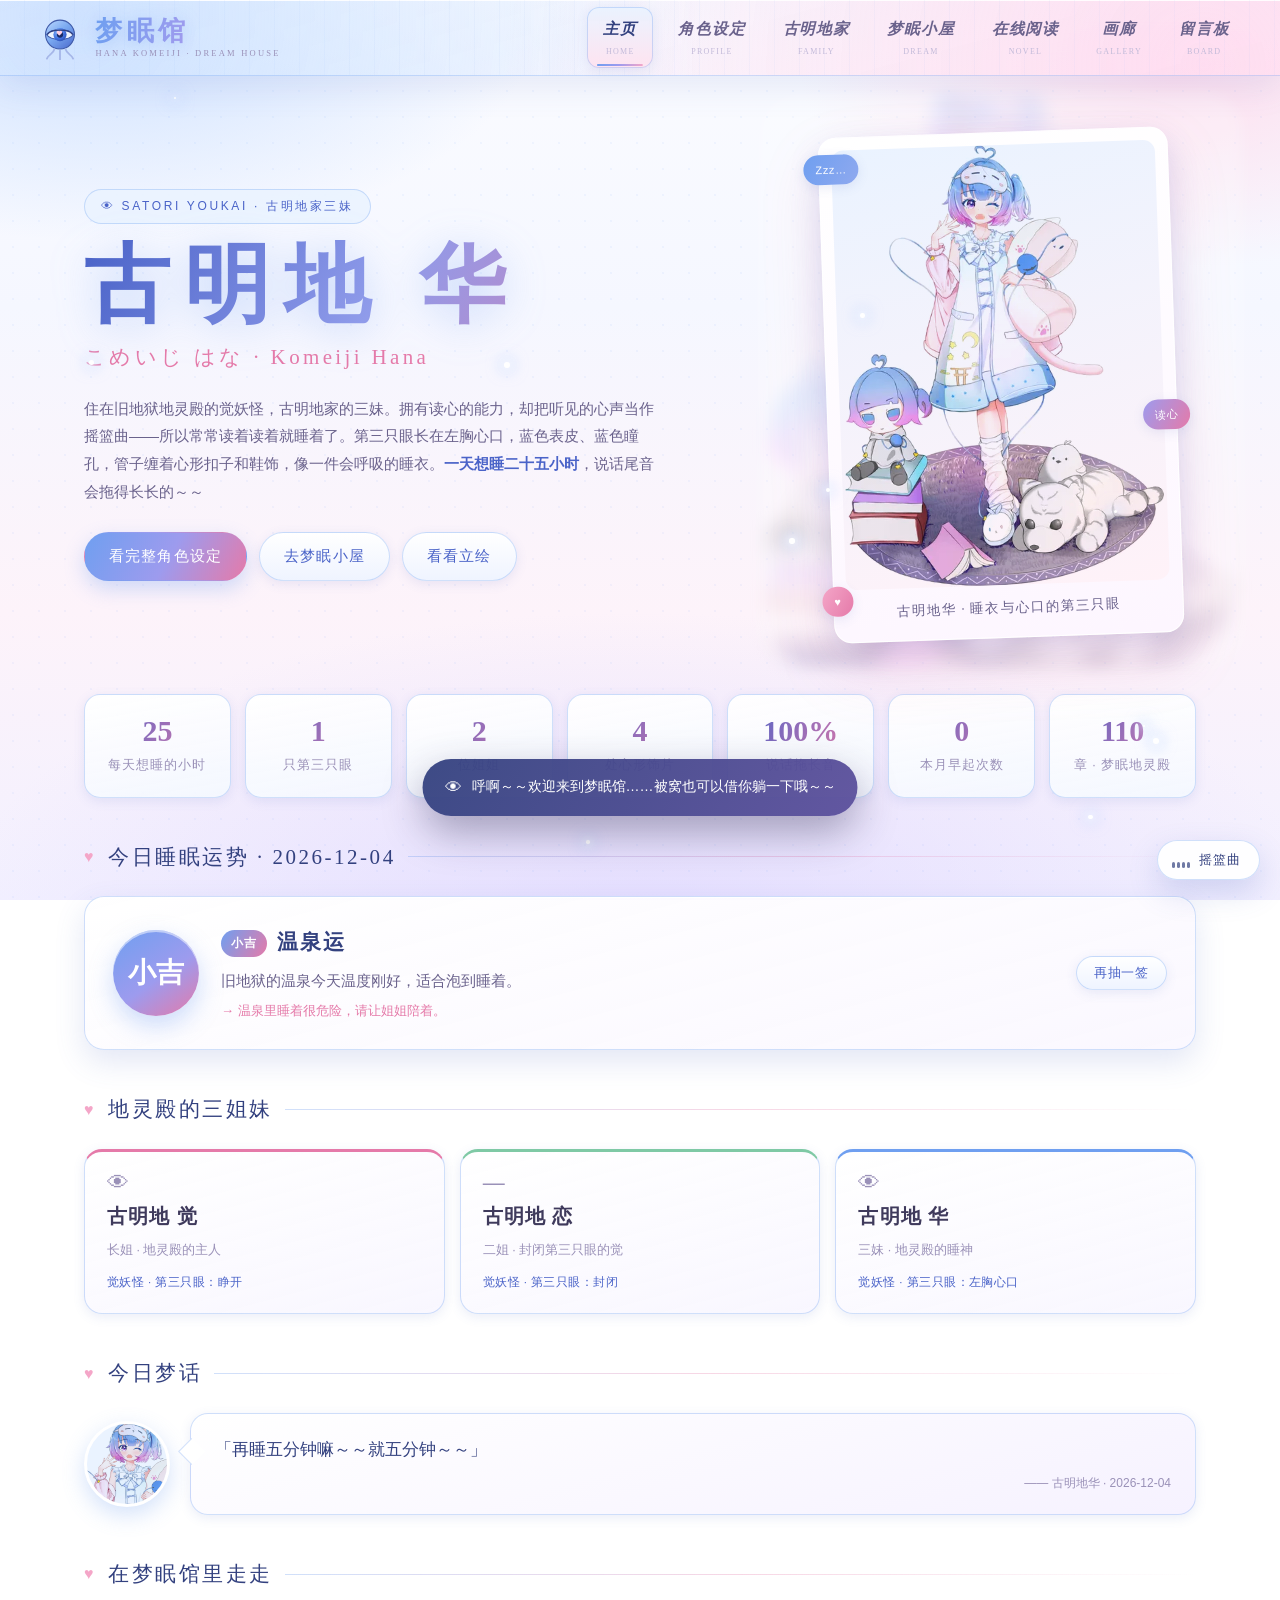
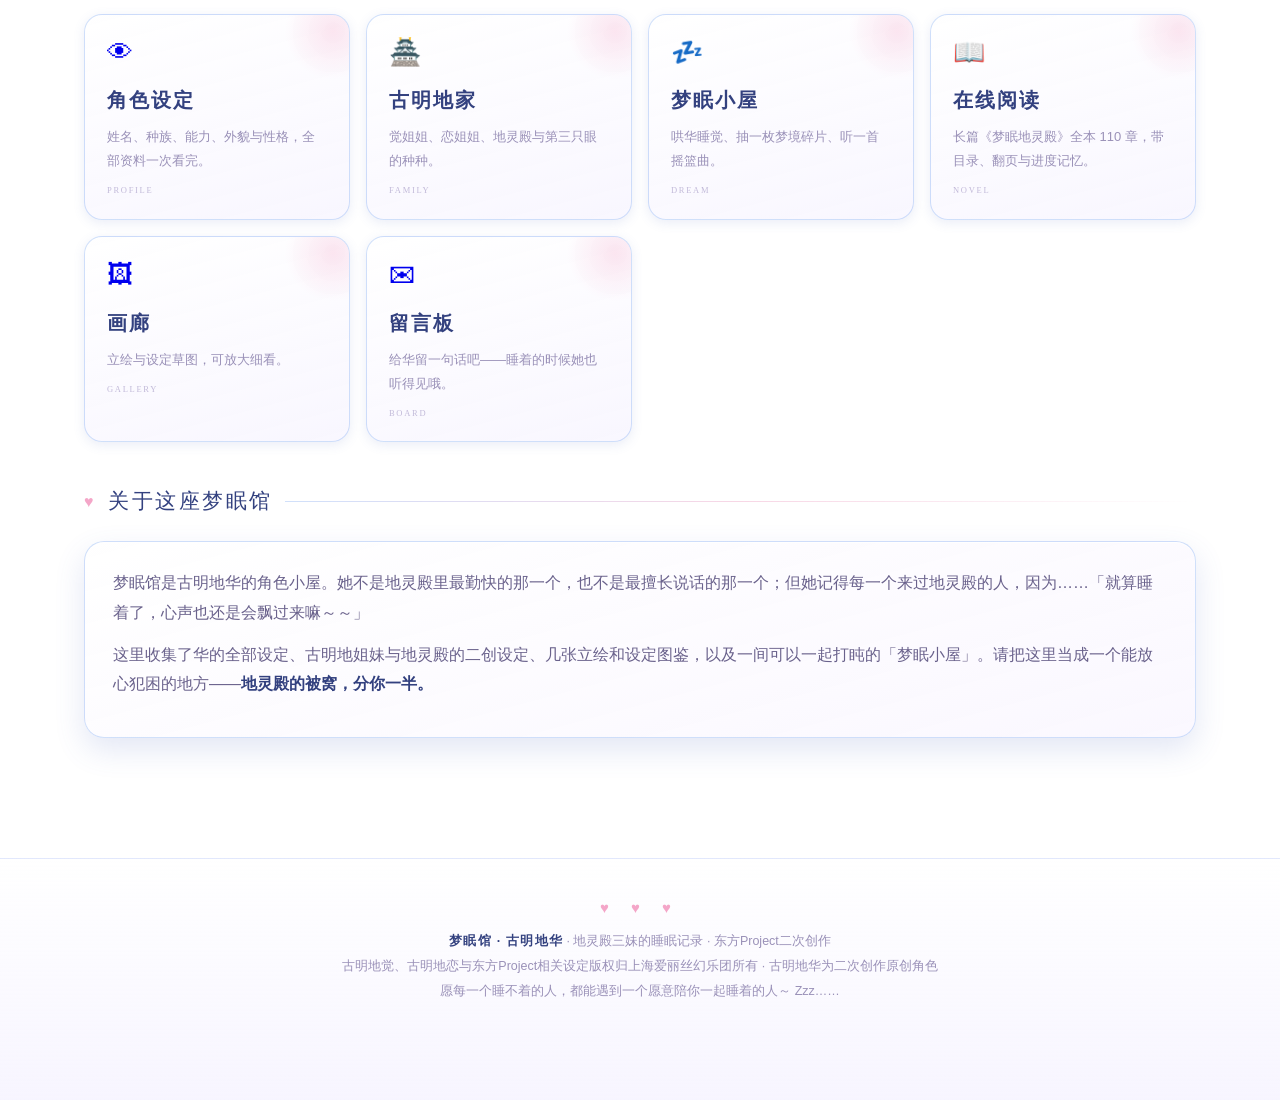
<file: index.html>
<!DOCTYPE html>
<html lang="zh-CN">
<head>
<meta charset="UTF-8">
<meta name="viewport" content="width=device-width, initial-scale=1.0">
<title>梦眠馆 · 古明地华 | 古明地家三妹的角色小屋</title>
<meta name="description" content="东方Project二次创作 · 古明地华（古明地華 / Komeiji Hana）的角色网站：睡不醒的觉妖怪三妹，读心能力者，第三只眼长在左胸心口。角色设定、古明地姐妹、梦眠小屋、立绘与画廊。">
<meta name="keywords" content="古明地华,古明地華,Komeiji Hana,こめいじ はな,东方Project,古明地觉,古明地恋,地灵殿,觉妖怪,读心,第三只眼,梦眠馆">
<meta property="og:type" content="website">
<meta property="og:site_name" content="梦眠馆 · 古明地华">
<meta property="og:title" content="梦眠馆 · 古明地华 | 睡不醒的觉妖怪三妹">
<meta property="og:description" content="呼啊～～……再睡五分钟嘛～～ 古明地家三妹古明地华的角色小屋，欢迎来一起补觉。">
<meta property="og:image" content="assets/og-cover.png">
<meta name="theme-color" content="#8fb7f5">
<link rel="icon" href="favicon.svg" type="image/svg+xml">
<link rel="alternate icon" href="assets/favicon.png" type="image/png">
<link rel="apple-touch-icon" href="assets/apple-touch-icon.png">
<link rel="stylesheet" href="css/style.css">
</head>
<body>
<div id="fx" aria-hidden="true"></div>

<!-- ================= 顶栏 ================= -->
<header class="hd">
  <a class="hd-brand" href="#/">
    <svg class="hd-eye" viewBox="0 0 64 64" aria-hidden="true">
      <defs>
        <linearGradient id="hdBall" x1="0" y1="0" x2=".85" y2="1">
          <stop offset="0" stop-color="#bcd9ff"/><stop offset=".5" stop-color="#79a8f0"/><stop offset="1" stop-color="#4f6fd0"/>
        </linearGradient>
        <radialGradient id="hdIris" cx=".38" cy=".34" r=".85">
          <stop offset="0" stop-color="#8fc0ff"/><stop offset=".55" stop-color="#3f6fe0"/><stop offset="1" stop-color="#24409a"/>
        </radialGradient>
      </defs>
      <circle cx="32" cy="27" r="21" fill="url(#hdBall)" stroke="#3f5aa8" stroke-width="1.6"/>
      <path d="M12.5 27C18 17.5 46 17.5 51.5 27 46 36.5 18 36.5 12.5 27Z" fill="#eef5ff" stroke="#3f5aa8" stroke-width="1.5"/>
      <circle cx="32" cy="27" r="9.6" fill="url(#hdIris)"/>
      <circle cx="32" cy="27" r="4.6" fill="#182a66"/>
      <path d="M27.4 22.4c1.3-2 3.7-1.1 3.7.7 0-1.8 2.4-2.7 3.7-.7 1.3 2.1-2.2 4.9-3.7 5.9-1.5-1-5-3.8-3.7-5.9z" fill="#ffd0e4"/>
      <path d="M14 26.4C19.5 18.6 44.5 18.6 50 26.4" fill="none" stroke="#2f3f80" stroke-width="2.1" stroke-linecap="round"/>
      <path d="M24 48c-2 8-9 8-11 14M32 50c0 8 0 10 0 14M40 48c2 8 9 8 11 14" fill="none" stroke="#a5b6e8" stroke-width="2.6" stroke-linecap="round"/>
    </svg>
    <span class="hd-title">
      <span class="hd-name">梦眠馆</span>
      <span class="hd-eng">HANA KOMEIJI · DREAM HOUSE</span>
    </span>
  </a>
  <nav class="hd-nav" id="nav">
    <a href="#/" data-r="home"><span class="n-zh">主页</span><span class="n-en">HOME</span></a>
    <a href="#/profile" data-r="profile"><span class="n-zh">角色设定</span><span class="n-en">PROFILE</span></a>
    <a href="#/family" data-r="family"><span class="n-zh">古明地家</span><span class="n-en">FAMILY</span></a>
    <a href="#/dream" data-r="dream"><span class="n-zh">梦眠小屋</span><span class="n-en">DREAM</span></a>
    <a href="#/novel" data-r="novel"><span class="n-zh">在线阅读</span><span class="n-en">NOVEL</span></a>
    <a href="#/gallery" data-r="gallery"><span class="n-zh">画廊</span><span class="n-en">GALLERY</span></a>
    <a href="#/board" data-r="board"><span class="n-zh">留言板</span><span class="n-en">BOARD</span></a>
  </nav>
</header>

<!-- ================= 页面 ================= -->
<main class="wrap">
  <noscript>
    <div class="noscript card">
      <h2>梦眠馆 · 古明地华</h2>
      <p>这个网站的页面是用 JavaScript 渲染的，请打开浏览器的 JavaScript 后再来玩。</p>
      <p><b>古明地 华</b>（こめいじ はな · Komeiji Hana）——住在旧地狱地灵殿的觉妖怪，古明地家的三妹。
        种族：觉；能力：读心；第三只眼长在左胸心口，蓝色表皮、蓝色瞳孔；
        性格天然呆、慵懒，说话会拉很长的音～；爱好是睡觉，理想是每天都能睡觉。</p>
      <p>Zzz……网页睡着了，也请把 JavaScript 叫醒它一下～～</p>
    </div>
  </noscript>
  <section class="page" id="pg-home"></section>
  <section class="page" id="pg-profile"></section>
  <section class="page" id="pg-family"></section>
  <section class="page" id="pg-dream"></section>
  <section class="page" id="pg-novel"></section>
  <section class="page" id="pg-gallery"></section>
  <section class="page" id="pg-board"></section>
</main>

<!-- ================= 摇篮曲开关 ================= -->
<button class="music-btn" id="music-btn" type="button" aria-label="播放／暂停摇篮曲" title="摇篮曲：给华和华的同好">
  <span class="mb-bars" aria-hidden="true"><i></i><i></i><i></i><i></i></span>
  <span class="mb-txt">摇篮曲</span>
</button>

<!-- ================= 灯箱 ================= -->
<div class="lb" id="lb" role="dialog" aria-modal="true" aria-label="查看图片">
  <button class="lb-x" id="lb-x" aria-label="关闭">✕</button>
  <button class="lb-prev" id="lb-prev" aria-label="上一张">‹</button>
  <button class="lb-next" id="lb-next" aria-label="下一张">›</button>
  <div class="lb-box">
    <div class="lb-stage"><img id="lb-img" alt=""></div>
    <div class="lb-info">
      <b id="lb-title"></b>
      <span id="lb-tag"></span>
      <span id="lb-desc"></span>
    </div>
  </div>
</div>

<!-- ================= 页脚 ================= -->
<footer class="ft">
  <div class="ft-hearts">♥ ♥ ♥</div>
  <b>梦眠馆 · 古明地华</b> · 地灵殿三妹的睡眠记录 · 东方Project二次创作<br>
  古明地觉、古明地恋与东方Project相关设定版权归上海爱丽丝幻乐团所有 · 古明地华为二次创作原创角色<br>
  愿每一个睡不着的人，都能遇到一个愿意陪你一起睡着的人～ Zzz……
</footer>

<script src="js/site.js"></script>
<script src="js/data.js"></script>
<script src="js/novel.js"></script>
<script src="js/app.js"></script>
</body>
</html>
</file>
<file: css/style.css>
/* ============================================================
   梦眠馆 · 古明地华 —— 设计系统
   蓝粉渐变 / 地底夜空 / 心形与第三只眼 / 柔软的睡眠质感
   ============================================================ */

:root {
  --blue: #6f9ff0;
  --blue-light: #cfe0ff;
  --blue-pale: #eaf3ff;
  --blue-deep: #4a63c8;
  --blue-dark: #33417f;
  --pink: #f4a6c8;
  --pink-light: #ffe2ef;
  --pink-pale: #fff2f8;
  --pink-deep: #e57aa9;
  --pink-dark: #b85687;
  --night: #2b2850;
  --night-2: #3a3468;
  --night-3: #4d4688;
  --lav: #efecff;
  --cream: #fffafd;
  --ink: #3f3a5c;
  --ink-2: #6a628c;
  --ink-3: #9a91b8;
  --ink-4: #c2bad9;
  --line: rgba(111, 159, 240, .32);
  --line-pink: rgba(229, 122, 169, .30);
  --line-soft: rgba(111, 159, 240, .16);
  --sh-s: 0 3px 12px rgba(83, 105, 190, .12);
  --sh-m: 0 12px 30px rgba(83, 105, 190, .16);
  --sh-l: 0 22px 54px rgba(83, 105, 190, .22);
  --header-h: 76px;
  --grad: linear-gradient(100deg, var(--blue) 0%, #9d9bee 48%, var(--pink) 100%);
}

* { margin: 0; padding: 0; box-sizing: border-box; }
html { scroll-behavior: smooth; }

body {
  min-height: 100vh;
  color: var(--ink);
  font-family: "Microsoft YaHei", "PingFang SC", "Hiragino Sans GB", "Noto Sans CJK SC", sans-serif;
  line-height: 1.85;
  background:
    radial-gradient(ellipse 55% 40% at 8% 2%, rgba(190, 216, 255, .78), transparent 62%),
    radial-gradient(ellipse 46% 34% at 92% 8%, rgba(255, 205, 228, .62), transparent 64%),
    radial-gradient(ellipse 72% 46% at 50% 102%, rgba(216, 206, 255, .55), transparent 74%),
    linear-gradient(180deg, #fbfcff 0%, #f5f7ff 34%, #fdf3fa 68%, #f2f0ff 100%);
  background-attachment: fixed;
  overflow-x: hidden;
}
body::before {
  content: ''; position: fixed; inset: 0; z-index: 0; pointer-events: none;
  background-image: radial-gradient(rgba(111, 159, 240, .16) 1px, transparent 1.4px);
  background-size: 26px 26px;
  opacity: .45;
}
body.locked { overflow: hidden; }

/* ---------- 背景飘浮元素 ---------- */
#fx { position: fixed; inset: 0; z-index: 6; pointer-events: none; overflow: hidden; }
#fx .fx-h, #fx .fx-z {
  position: absolute; top: -8vh; font-size: var(--s, 12px); line-height: 1;
  animation: fxFall var(--dur, 18s) linear infinite;
  animation-delay: var(--delay, 0s);
  opacity: .75;
}
#fx .fx-h { color: rgba(244, 166, 200, .75); text-shadow: 0 2px 8px rgba(229, 122, 169, .3); }
#fx .fx-z { font-family: "Comic Sans MS", "Segoe UI", cursive; color: rgba(111, 159, 240, .72); font-weight: 700; }
@keyframes fxFall {
  0% { transform: translate(0, -8vh) rotate(0deg); }
  25% { transform: translate(18px, 26vh) rotate(90deg); }
  50% { transform: translate(-14px, 54vh) rotate(180deg); }
  75% { transform: translate(16px, 80vh) rotate(270deg); }
  100% { transform: translate(0, 112vh) rotate(360deg); }
}
#fx .fx-star {
  position: absolute; width: var(--size, 3px); height: var(--size, 3px); border-radius: 50%;
  background: #fff; box-shadow: 0 0 8px 2px rgba(255, 255, 255, .8), 0 0 14px 4px rgba(180, 205, 255, .6);
  animation: twinkle var(--dur, 4s) ease-in-out infinite; animation-delay: var(--delay, 0s);
}
@keyframes twinkle { 0%, 100% { opacity: .15; transform: scale(.7); } 50% { opacity: 1; transform: scale(1.2); } }

/* ============================================================
   顶栏
   ============================================================ */
.hd {
  position: fixed; top: 0; left: 0; right: 0; z-index: 900;
  height: var(--header-h);
  display: flex; align-items: center; justify-content: space-between;
  padding: 0 clamp(16px, 3vw, 44px);
  background:
    radial-gradient(circle at 6% 20%, rgba(190, 216, 255, .75), transparent 52%),
    radial-gradient(circle at 94% 86%, rgba(255, 205, 232, .55), transparent 58%),
    linear-gradient(165deg, rgba(255, 255, 255, .96), rgba(246, 249, 255, .93) 45%, rgba(255, 240, 249, .94));
  backdrop-filter: blur(14px) saturate(1.5);
  -webkit-backdrop-filter: blur(14px) saturate(1.5);
  border-bottom: 1px solid var(--line);
  box-shadow: 0 10px 34px rgba(83, 105, 190, .13), inset 0 1px 0 rgba(255, 255, 255, .9);
  animation: hdIn .7s cubic-bezier(.2, .8, .2, 1) both;
}
@keyframes hdIn { from { opacity: 0; transform: translateY(-18px); } to { opacity: 1; transform: none; } }
.hd::after {
  content: ''; position: absolute; inset: 0; pointer-events: none;
  background: repeating-linear-gradient(90deg, transparent, transparent 24px, rgba(111, 159, 240, .05) 24px, rgba(111, 159, 240, .05) 25px);
}
.hd-brand { position: relative; z-index: 2; display: flex; align-items: center; gap: 13px; text-decoration: none; }
.hd-eye { width: 44px; height: 44px; flex: 0 0 44px; animation: eyeFloat 6.5s ease-in-out infinite; }
@keyframes eyeFloat { 0%, 100% { transform: translateY(0) rotate(-2deg); } 50% { transform: translateY(-4px) rotate(2deg); } }
.hd-title { display: flex; flex-direction: column; line-height: 1.05; }
.hd-name {
  font-family: "STKaiti", "KaiTi", "SimSun", serif;
  font-size: clamp(20px, 2.1vw, 27px); font-weight: 700; letter-spacing: .16em;
  background: var(--grad);
  -webkit-background-clip: text; background-clip: text; -webkit-text-fill-color: transparent;
  filter: drop-shadow(0 2px 8px rgba(111, 159, 240, .35));
  animation: nameGlow 4.4s ease-in-out infinite;
}
@keyframes nameGlow {
  0%, 100% { filter: drop-shadow(0 2px 6px rgba(111, 159, 240, .26)); }
  50% { filter: drop-shadow(0 2px 16px rgba(229, 122, 169, .5)); }
}
.hd-eng { font-family: "Trebuchet MS", "Times New Roman", serif; font-size: 8.5px; letter-spacing: .26em; color: var(--ink-3); margin-top: 4px; }
.hd-nav { position: relative; z-index: 2; display: flex; align-items: center; gap: clamp(2px, 1vw, 14px); }
.hd-nav a {
  position: relative; display: flex; flex-direction: column; align-items: center;
  padding: 8px 12px; min-width: 66px; text-decoration: none; border-radius: 12px;
  transition: all .28s cubic-bezier(.2, .8, .2, 1);
}
.hd-nav a .n-zh { font-family: "STKaiti", "KaiTi", serif; font-style: italic; font-size: 15.5px; font-weight: 700; letter-spacing: .06em; color: var(--ink-2); transition: inherit; }
.hd-nav a .n-en { font-family: "Trebuchet MS", serif; font-size: 8px; letter-spacing: .16em; color: var(--ink-4); margin-top: 1px; transition: inherit; }
.hd-nav a::after {
  content: ''; position: absolute; left: 50%; bottom: 2px; width: 0; height: 2px; border-radius: 2px;
  background: var(--grad); transform: translateX(-50%); transition: width .3s ease;
}
.hd-nav a:hover { background: rgba(234, 243, 255, .75); transform: translateY(-1px); }
.hd-nav a:hover .n-zh { color: var(--blue-deep); }
.hd-nav a:hover::after { width: 62%; }
.hd-nav a.on { background: linear-gradient(180deg, rgba(234, 243, 255, .98), rgba(255, 226, 239, .92)); box-shadow: var(--sh-s), inset 0 0 0 1px var(--line); }
.hd-nav a.on .n-zh { color: var(--blue-dark); }
.hd-nav a.on::after { width: 70%; }

/* ============================================================
   页面容器
   ============================================================ */
.wrap { position: relative; z-index: 5; padding-top: var(--header-h); min-height: 100vh; }
.page { display: none; max-width: 1180px; margin: 0 auto; padding: 40px clamp(16px, 3vw, 34px) 100px; }
.page.on { display: block; animation: pageIn .62s cubic-bezier(.2, .8, .2, 1) both; }
@keyframes pageIn { from { opacity: 0; transform: translateY(22px); } to { opacity: 1; transform: none; } }

.p-title {
  text-align: center; font-family: "STKaiti", "KaiTi", "SimSun", serif;
  font-size: clamp(27px, 3.4vw, 40px); font-weight: 700; letter-spacing: .16em;
  background: var(--grad);
  -webkit-background-clip: text; background-clip: text; -webkit-text-fill-color: transparent;
  filter: drop-shadow(0 3px 12px rgba(111, 159, 240, .3)); margin-bottom: 8px;
}
.p-title::before, .p-title::after { content: '♥'; -webkit-text-fill-color: var(--pink); color: var(--pink); font-size: .55em; vertical-align: .28em; opacity: .9; }
.p-title::before { margin-right: .5em; }
.p-title::after { margin-left: .5em; }
.p-sub { text-align: center; color: var(--ink-3); font-size: 13.5px; letter-spacing: .1em; margin-bottom: 30px; }
.p-sub b { color: var(--pink-deep); font-weight: 700; }

.sec-h {
  display: flex; align-items: center; gap: 12px; margin: 40px 0 20px;
  font-family: "STKaiti", "KaiTi", serif; font-size: 21px; letter-spacing: .12em; color: var(--blue-dark);
}
.sec-h::before { content: '♥'; color: var(--pink); font-size: 16px; }
.sec-h::after { content: ''; flex: 1; height: 1px; background: linear-gradient(90deg, var(--line), var(--line-pink), transparent); }

/* ============================================================
   卡片 / 按钮 / 通用
   ============================================================ */
.card {
  background: linear-gradient(165deg, rgba(255, 255, 255, .96), rgba(250, 247, 255, .9));
  border: 1px solid var(--line); border-radius: 20px;
  box-shadow: var(--sh-m), inset 0 1px 0 rgba(255, 255, 255, .95);
  padding: 26px 28px;
}
.prose p { margin-bottom: 12px; color: var(--ink-2); }
.prose b { color: var(--blue-dark); }
.prose.small { font-size: 13.5px; }
.dots { list-style: none; }
.dots li { position: relative; padding-left: 22px; margin: 7px 0; color: var(--ink-2); }
.dots li::before { content: '·'; position: absolute; left: 6px; top: -1px; color: var(--pink-deep); font-size: 20px; }

.btn {
  display: inline-flex; align-items: center; gap: 8px;
  padding: 10px 24px; border-radius: 999px; cursor: pointer;
  font-family: inherit; font-size: 14.5px; letter-spacing: .08em; text-decoration: none;
  color: var(--blue-deep); background: linear-gradient(180deg, #ffffff, #eff4ff);
  border: 1px solid var(--line); box-shadow: var(--sh-s);
  transition: all .24s cubic-bezier(.2, .8, .2, 1);
}
.btn:hover {
  color: #fff; border-color: var(--blue-deep);
  background: linear-gradient(120deg, var(--blue), #9d9bee 55%, var(--pink-deep));
  box-shadow: 0 10px 24px rgba(111, 159, 240, .38); transform: translateY(-2px);
}
.btn.solid {
  color: #fff; border-color: transparent;
  background: linear-gradient(120deg, var(--blue), #9d9bee 52%, var(--pink-deep));
  box-shadow: 0 8px 20px rgba(111, 159, 240, .32);
}
.btn.solid:hover { box-shadow: 0 14px 30px rgba(229, 122, 169, .42); transform: translateY(-2px); }
.btn.sm { padding: 7px 17px; font-size: 13px; letter-spacing: .06em; }
.btn.ghost { background: rgba(255, 255, 255, .6); color: var(--ink-3); }
.btn:active { transform: translateY(0) scale(.98); }

.empty { text-align: center; color: var(--ink-4); padding: 46px 0; grid-column: 1 / -1; }
.noscript { max-width: 760px; margin: 40px auto; text-align: center; }
.noscript h2 { font-family: "STKaiti", "KaiTi", serif; font-size: 28px; color: var(--blue-dark); margin-bottom: 10px; letter-spacing: .12em; }
.noscript p { color: var(--ink-2); margin: 8px 0; }
.noscript b { color: var(--pink-deep); }

/* ============================================================
   主页 Hero
   ============================================================ */
.hero { display: flex; align-items: center; gap: clamp(24px, 4vw, 56px); padding: 16px 0 30px; }
.hero-txt { flex: 1.1; min-width: 290px; }
.hero-kicker {
  display: inline-flex; align-items: center; gap: 8px;
  font-size: 12px; letter-spacing: .22em; color: var(--blue-deep);
  padding: 5px 16px; border-radius: 999px;
  background: rgba(234, 243, 255, .9); border: 1px solid var(--line); margin-bottom: 16px;
}
.hero h1 {
  font-family: "STKaiti", "KaiTi", "SimSun", serif;
  font-size: clamp(46px, 8vw, 86px); font-weight: 700; letter-spacing: .16em; line-height: 1.05;
  background: linear-gradient(120deg, var(--blue-deep) 0%, #8f9bea 45%, var(--pink-deep) 100%);
  -webkit-background-clip: text; background-clip: text; -webkit-text-fill-color: transparent;
  filter: drop-shadow(0 6px 20px rgba(111, 159, 240, .35));
  animation: heroGlow 4.2s ease-in-out infinite;
}
@keyframes heroGlow {
  0%, 100% { filter: drop-shadow(0 6px 14px rgba(111, 159, 240, .26)); }
  50% { filter: drop-shadow(0 6px 28px rgba(229, 122, 169, .5)); }
}
.hero-sub { margin-top: 8px; font-family: "STKaiti", "KaiTi", serif; font-size: clamp(15px, 1.9vw, 21px); letter-spacing: .16em; color: var(--pink-deep); }
.hero-desc { margin-top: 18px; color: var(--ink-2); font-size: 15px; max-width: 580px; }
.hero-desc em { font-style: normal; color: var(--blue-deep); font-weight: 700; }
.hero-act { margin-top: 26px; display: flex; gap: 12px; flex-wrap: wrap; }
.hero-art { position: relative; flex: .9; min-width: 250px; max-width: 390px; display: flex; justify-content: center; }
.hero-art::before {
  content: ''; position: absolute; inset: -8% -12% -6%; z-index: 0; border-radius: 40px;
  background: url("../assets/hana-backdrop.webp") center / cover no-repeat;
  opacity: .24; filter: blur(7px) saturate(1.15);
}
.hero-art .polaroid { position: relative; z-index: 1; }

.polaroid {
  position: relative; width: 100%; max-width: 350px;
  background: linear-gradient(170deg, #ffffff, #fdf6ff);
  border: 1px solid rgba(255, 255, 255, .9); border-radius: 18px;
  box-shadow: 0 12px 30px rgba(83, 105, 190, .18), 0 26px 60px rgba(229, 122, 169, .18);
  padding: 12px 12px 16px; transform: rotate(-2deg);
  transition: transform .45s cubic-bezier(.2, .8, .2, 1);
}
.polaroid:hover { transform: rotate(0deg) scale(1.02); }
.polaroid-img {
  border-radius: 12px; overflow: hidden; background: linear-gradient(165deg, var(--blue-pale), var(--pink-pale));
  display: flex; justify-content: center;
}
.polaroid-img img {
  display: block; width: 100%; max-height: 440px; object-fit: contain;
  mix-blend-mode: multiply; filter: saturate(1.06) contrast(1.02);
}
.polaroid figcaption { margin-top: 11px; text-align: center; font-family: "STKaiti", "KaiTi", serif; font-size: 13.5px; letter-spacing: .08em; color: var(--ink-2); }
.p-badge {
  position: absolute; font-family: "Trebuchet MS", sans-serif; font-size: 11px; letter-spacing: .06em;
  padding: 5px 12px; border-radius: 999px; color: #fff; box-shadow: var(--sh-s); animation: badgeFloat 4.5s ease-in-out infinite;
}
.p-badge.b1 { top: 16px; left: -16px; background: linear-gradient(120deg, var(--blue), #8fa9ef); }
.p-badge.b2 { top: 54%; right: -14px; background: linear-gradient(120deg, #9d9bee, var(--pink-deep)); animation-delay: -1.5s; }
.p-badge.b3 { bottom: 26px; left: -12px; background: linear-gradient(120deg, var(--pink), var(--pink-deep)); animation-delay: -3s; }
@keyframes badgeFloat { 0%, 100% { transform: translateY(0); } 50% { transform: translateY(-7px); } }

/* ---------- 数据统计 ---------- */
.stats { display: grid; grid-template-columns: repeat(auto-fit, minmax(132px, 1fr)); gap: 14px; margin: 26px 0 10px; }
.stat {
  text-align: center; padding: 18px 10px; border-radius: 16px;
  background: linear-gradient(170deg, rgba(255, 255, 255, .95), rgba(244, 248, 255, .9));
  border: 1px solid var(--line); box-shadow: var(--sh-s); transition: all .3s ease;
}
.stat:hover { transform: translateY(-4px); box-shadow: var(--sh-m); }
.stat b {
  display: block; font-family: "STKaiti", "KaiTi", serif; font-size: 30px; line-height: 1.2;
  background: linear-gradient(120deg, var(--blue-deep), var(--pink-deep));
  -webkit-background-clip: text; background-clip: text; -webkit-text-fill-color: transparent;
}
.stat span { font-size: 12.5px; color: var(--ink-3); letter-spacing: .08em; }

/* ---------- 今日运势 ---------- */
.fortune { display: flex; align-items: center; gap: 22px; flex-wrap: wrap; }
.fortune-lv {
  flex: 0 0 86px; height: 86px; border-radius: 50%; display: flex; align-items: center; justify-content: center;
  font-family: "STKaiti", "KaiTi", serif; font-size: 28px; font-weight: 700; color: #fff;
  background: linear-gradient(145deg, var(--blue), #9d9bee 55%, var(--pink-deep));
  box-shadow: 0 10px 24px rgba(111, 159, 240, .35), inset 0 2px 0 rgba(255, 255, 255, .5);
}
.fortune-body { flex: 1; min-width: 220px; }
.fortune-body h3 { font-family: "STKaiti", "KaiTi", serif; font-size: 21px; color: var(--blue-dark); letter-spacing: .08em; margin-bottom: 6px; }
.f-tag {
  display: inline-block; margin-right: 10px; padding: 2px 10px; border-radius: 999px; font-size: 12px;
  font-family: "Microsoft YaHei", sans-serif; color: #fff; letter-spacing: .1em;
  background: linear-gradient(120deg, var(--blue), var(--pink-deep)); vertical-align: 2px;
}
.fortune-body p { color: var(--ink-2); font-size: 14.5px; }
.fortune-body .f-tip { color: var(--pink-deep); font-size: 13px; margin-top: 4px; }
.fortune.flash { animation: cardFlash .7s ease; }
@keyframes cardFlash { 0% { box-shadow: 0 0 0 0 rgba(229, 122, 169, .55); } 100% { box-shadow: 0 0 0 22px rgba(229, 122, 169, 0); } }

/* ---------- 三姐妹入口 ---------- */
.sisters-row { display: grid; grid-template-columns: repeat(auto-fit, minmax(210px, 1fr)); gap: 15px; }
.sister-mini {
  display: flex; flex-direction: column; gap: 4px; padding: 20px 22px; border-radius: 18px; text-decoration: none;
  background: linear-gradient(165deg, rgba(255, 255, 255, .96), rgba(248, 246, 255, .9));
  border: 1px solid var(--line); box-shadow: var(--sh-s); border-top: 3px solid var(--blue);
  transition: all .3s ease;
}
.sister-mini:hover { transform: translateY(-5px); box-shadow: var(--sh-m); }
.sister-mini.rose { border-top-color: var(--pink-deep); }
.sister-mini.green { border-top-color: #7fc9a5; }
.sister-mini.blue { border-top-color: var(--blue); }
.sister-mini .sm-eye { font-size: 22px; line-height: 1; }
.sister-mini b { font-family: "STKaiti", "KaiTi", serif; font-size: 20px; color: var(--ink); letter-spacing: .06em; }
.sister-mini > span { font-size: 12.5px; color: var(--ink-3); }
.sister-mini em { font-style: normal; font-size: 11.5px; color: var(--blue-deep); letter-spacing: .04em; margin-top: 6px; }

/* ---------- 梦话气泡 ---------- */
.quote-bubble { display: flex; align-items: center; gap: 20px; }
.q-avatar { flex: 0 0 86px; width: 86px; height: 86px; border-radius: 50%; overflow: hidden; border: 3px solid #fff; box-shadow: 0 8px 22px rgba(111, 159, 240, .3); background: var(--blue-pale); }
.q-avatar img { width: 100%; height: 100%; object-fit: cover; mix-blend-mode: multiply; }
.q-text {
  position: relative; flex: 1; padding: 20px 24px; border-radius: 18px;
  background: linear-gradient(165deg, #ffffff, #f6f2ff); border: 1px solid var(--line); box-shadow: var(--sh-s);
}
.q-text::before {
  content: ''; position: absolute; left: -9px; top: 28px; width: 18px; height: 18px;
  background: #ffffff; border-left: 1px solid var(--line); border-bottom: 1px solid var(--line); transform: rotate(45deg);
}
.q-text p { font-family: "STKaiti", "KaiTi", serif; font-size: 17px; color: var(--blue-dark); }
.q-text span { display: block; margin-top: 6px; font-size: 12px; color: var(--ink-3); text-align: right; }

/* ---------- 入口卡片 ---------- */
.entries { display: grid; grid-template-columns: repeat(auto-fit, minmax(215px, 1fr)); gap: 16px; margin-top: 8px; }
.entry {
  position: relative; display: block; padding: 24px 22px 20px; border-radius: 18px; text-decoration: none;
  background: linear-gradient(165deg, rgba(255, 255, 255, .97), rgba(248, 246, 255, .92));
  border: 1px solid var(--line); box-shadow: var(--sh-s); overflow: hidden;
  transition: all .32s cubic-bezier(.2, .8, .2, 1);
}
.entry::before {
  content: ''; position: absolute; right: -34px; top: -34px; width: 100px; height: 100px; border-radius: 50%;
  background: radial-gradient(circle, rgba(244, 166, 200, .28), transparent 68%); transition: transform .4s ease;
}
.entry:hover { transform: translateY(-6px); border-color: var(--line-pink); box-shadow: var(--sh-m); }
.entry:hover::before { transform: scale(1.5); }
.entry .e-ico { font-size: 26px; line-height: 1; }
.entry h3 { margin: 12px 0 6px; font-family: "STKaiti", "KaiTi", serif; font-size: 20px; letter-spacing: .1em; color: var(--blue-dark); }
.entry p { font-size: 13px; color: var(--ink-3); }
.entry .e-en { display: block; margin-top: 10px; font-size: 8.5px; letter-spacing: .2em; color: var(--ink-4); font-family: "Trebuchet MS", serif; }

/* ============================================================
   角色设定
   ============================================================ */
.chara { display: flex; gap: 28px; align-items: flex-start; }
.chara .c-art { flex: 0 0 210px; text-align: center; }
.avatar-frame {
  border-radius: 22px; overflow: hidden; padding: 6px; background: linear-gradient(150deg, var(--blue-light), #fff 45%, var(--pink-light));
  box-shadow: 0 12px 30px rgba(111, 159, 240, .25);
}
.avatar-frame img { display: block; width: 100%; border-radius: 17px; mix-blend-mode: multiply; background: #fff; }
.c-art-note { margin-top: 10px; font-family: "STKaiti", "KaiTi", serif; color: var(--pink-deep); font-size: 14px; letter-spacing: .1em; }
.chara .c-body { flex: 1; min-width: 0; }
.chara-hd { display: flex; align-items: baseline; gap: 12px; flex-wrap: wrap; margin-bottom: 14px; }
.chara-hd h3 { font-family: "STKaiti", "KaiTi", serif; font-size: 30px; letter-spacing: .12em; color: var(--blue-dark); }
.chara-hd .c-alias { font-size: 12.5px; color: var(--ink-3); letter-spacing: .06em; }
.attrs { display: grid; grid-template-columns: repeat(auto-fit, minmax(240px, 1fr)); gap: 2px 26px; }
.attr { display: flex; gap: 10px; align-items: baseline; padding: 7px 0; border-bottom: 1px dashed var(--line-soft); font-size: 14px; }
.attr .k { flex: 0 0 66px; color: var(--blue-deep); letter-spacing: .06em; font-weight: 700; }
.attr .v { color: var(--ink); }

.appear-grid { display: grid; grid-template-columns: repeat(auto-fit, minmax(238px, 1fr)); gap: 15px; }
.appear { padding: 22px; }
.appear .a-ico { font-size: 24px; }
.appear h4 { margin: 10px 0 6px; font-family: "STKaiti", "KaiTi", serif; font-size: 18.5px; letter-spacing: .08em; color: var(--blue-dark); }
.appear p { font-size: 13.5px; color: var(--ink-2); }

.ability { display: flex; gap: 0; padding: 0; overflow: hidden; }
.ab-left {
  flex: 0 0 250px; padding: 30px 24px; text-align: center; color: #fff;
  background: linear-gradient(165deg, var(--night), var(--night-2) 60%, #5a4f96);
}
.ab-eye { font-size: 44px; line-height: 1; filter: drop-shadow(0 0 16px rgba(143, 183, 245, .8)); animation: eyeFloat 5s ease-in-out infinite; }
.ab-left h3 { font-family: "STKaiti", "KaiTi", serif; font-size: 28px; letter-spacing: .2em; margin: 10px 0 4px; }
.ab-sub { font-size: 12px; color: rgba(255, 255, 255, .72); letter-spacing: .08em; }
.ab-right { flex: 1; padding: 28px 30px; }
.ab-right p { color: var(--ink-2); font-size: 14px; margin-bottom: 10px; }
.ab-right b { color: var(--pink-deep); }
.mind-out {
  margin-top: 14px; padding: 14px 18px; border-radius: 14px; font-size: 14.5px; color: var(--blue-dark);
  background: linear-gradient(120deg, var(--blue-pale), var(--pink-pale)); border: 1px dashed var(--line);
}
.mind-out.flash { animation: softFlash .8s ease; }
@keyframes softFlash { 0% { background: #fff5fb; transform: scale(1.01); } 100% { background: linear-gradient(120deg, var(--blue-pale), var(--pink-pale)); transform: none; } }

.traits { display: grid; grid-template-columns: repeat(auto-fit, minmax(280px, 1fr)); gap: 18px 30px; }
.t-line { display: flex; justify-content: space-between; align-items: baseline; font-size: 14px; }
.t-line b { color: var(--ink); font-weight: 700; letter-spacing: .06em; }
.t-line span { font-family: "Trebuchet MS", sans-serif; color: var(--pink-deep); font-weight: 700; }
.t-bar { height: 10px; border-radius: 999px; background: rgba(111, 159, 240, .14); overflow: hidden; margin: 5px 0 4px; }
.t-bar i { display: block; height: 100%; width: var(--w, 50%); border-radius: 999px; background: linear-gradient(90deg, var(--blue), #9d9bee 55%, var(--pink)); animation: barIn 1.2s cubic-bezier(.2, .8, .2, 1) both; }
@keyframes barIn { from { width: 0; } }
.trait small { color: var(--ink-4); font-size: 11.5px; }

.quotes-grid { display: grid; grid-template-columns: repeat(auto-fit, minmax(260px, 1fr)); gap: 13px; }
.quote-item {
  padding: 16px 20px; border-radius: 16px; font-family: "STKaiti", "KaiTi", serif; font-size: 15.5px;
  color: var(--blue-dark); background: linear-gradient(160deg, #ffffff, #f7f3ff);
  border: 1px solid var(--line); box-shadow: var(--sh-s); transition: all .3s ease;
}
.quote-item:hover { transform: translateY(-3px) rotate(-.4deg); border-color: var(--line-pink); }

.two-col { display: grid; grid-template-columns: repeat(auto-fit, minmax(280px, 1fr)); gap: 16px; }
.two-col h3 { font-family: "STKaiti", "KaiTi", serif; font-size: 20px; letter-spacing: .1em; margin-bottom: 10px; }
.two-col ul { list-style: none; }
.two-col li { position: relative; padding: 5px 0 5px 22px; font-size: 13.8px; color: var(--ink-2); }
.like h3 { color: var(--pink-deep); }
.like li::before { content: '♥'; position: absolute; left: 2px; color: var(--pink); font-size: 12px; }
.dislike h3 { color: var(--blue-deep); }
.dislike li::before { content: '×'; position: absolute; left: 4px; color: var(--blue); font-weight: 700; }
.lore h3 { color: var(--blue-dark); }
.lore p { color: var(--ink-2); font-size: 14px; margin-bottom: 10px; }
.lore b { color: var(--blue-deep); }

/* ============================================================
   古明地家
   ============================================================ */
.ftree { padding: 30px 26px 22px; text-align: center; }
.ftree-row { display: flex; align-items: center; justify-content: center; gap: 0; flex-wrap: wrap; }
.ftree-node {
  display: flex; flex-direction: column; align-items: center; gap: 3px; min-width: 176px;
  padding: 18px 16px; border-radius: 18px; text-decoration: none;
  background: linear-gradient(165deg, #ffffff, #f6f3ff); border: 1px solid var(--line); box-shadow: var(--sh-s);
  transition: all .3s ease;
}
.ftree-node:hover { transform: translateY(-5px) scale(1.02); box-shadow: var(--sh-m); }
.ftree-node.rose { border-top: 3px solid var(--pink-deep); }
.ftree-node.green { border-top: 3px solid #7fc9a5; }
.ftree-node.blue { border-top: 3px solid var(--blue); }
.ftree-node .fn-eye { font-size: 24px; }
.ftree-node b { font-family: "STKaiti", "KaiTi", serif; font-size: 19px; color: var(--ink); }
.ftree-node small { font-size: 11.5px; color: var(--ink-3); }
.ftree-link { flex: 0 0 34px; height: 2px; background: linear-gradient(90deg, var(--line), var(--line-pink)); }
.ftree-cap { margin-top: 18px; font-size: 12.5px; color: var(--ink-3); letter-spacing: .1em; }

.sister-card { margin-bottom: 16px; border-left: 4px solid var(--blue); }
.sister-card.rose { border-left-color: var(--pink-deep); }
.sister-card.green { border-left-color: #7fc9a5; }
.sc-head { display: flex; align-items: center; gap: 16px; }
.sc-eye {
  flex: 0 0 58px; width: 58px; height: 58px; border-radius: 50%; display: flex; align-items: center; justify-content: center;
  font-size: 26px; background: linear-gradient(150deg, var(--blue-pale), var(--pink-pale)); box-shadow: inset 0 0 0 1px var(--line);
}
.sister-card.rose .sc-eye { background: linear-gradient(150deg, var(--pink-pale), #ffe9f3); }
.sister-card.green .sc-eye { background: linear-gradient(150deg, #e9fbf2, #eef9ff); }
.sc-head h3 { font-family: "STKaiti", "KaiTi", serif; font-size: 25px; letter-spacing: .1em; color: var(--ink); }
.sc-head h3 small { margin-left: 10px; font-size: 12.5px; color: var(--ink-3); font-weight: 400; letter-spacing: .04em; }
.sc-role { font-size: 12.5px; color: var(--blue-deep); letter-spacing: .06em; }
.sc-tags { display: flex; flex-wrap: wrap; gap: 8px; margin: 14px 0 10px; }
.sc-tags span { font-size: 11.5px; padding: 3px 12px; border-radius: 999px; color: var(--blue-dark); background: rgba(234, 243, 255, .9); border: 1px solid var(--line); }
.sc-intro { color: var(--ink-2); font-size: 14.2px; }
.sc-note { margin-top: 10px; padding: 11px 16px; border-radius: 12px; font-family: "STKaiti", "KaiTi", serif; font-size: 14.5px; color: var(--pink-dark); background: linear-gradient(120deg, var(--pink-pale), var(--blue-pale)); }

.compare { padding: 0; overflow-x: auto; }
.cmp-row { display: grid; grid-template-columns: 1.1fr 1.35fr 1.35fr 1.35fr; min-width: 720px; border-bottom: 1px dashed var(--line-soft); }
.cmp-row:last-child { border-bottom: none; }
.cmp-row > * { padding: 13px 16px; font-size: 13.5px; color: var(--ink-2); border-right: 1px dashed var(--line-soft); }
.cmp-row > *:last-child { border-right: none; }
.cmp-head { background: linear-gradient(120deg, var(--blue-pale), var(--pink-pale)); }
.cmp-head b { font-family: "STKaiti", "KaiTi", serif; font-size: 17px; text-align: center; }
.cmp-head b.rose { color: var(--pink-deep); }
.cmp-head b.green { color: #4f9d7c; }
.cmp-head b.blue { color: var(--blue-deep); }
.cmp-k { color: var(--ink); font-weight: 700; background: rgba(248, 246, 255, .7); }

.timeline { position: relative; }
.timeline::before { content: ''; position: absolute; left: 15px; top: 8px; bottom: 8px; width: 2px; background: linear-gradient(180deg, var(--blue-light), var(--pink-light)); }
.tl-item { position: relative; margin: 0 0 14px 46px; padding: 20px 24px; }
.tl-item::before {
  content: '♥'; position: absolute; left: -38px; top: 22px; width: 22px; height: 22px; border-radius: 50%;
  display: flex; align-items: center; justify-content: center; font-size: 11px; color: #fff;
  background: linear-gradient(135deg, var(--blue), var(--pink)); box-shadow: 0 0 0 4px #f6f3ff;
}
.tl-time { font-size: 11.5px; letter-spacing: .1em; color: var(--pink-deep); }
.tl-item h4 { font-family: "STKaiti", "KaiTi", serif; font-size: 19px; color: var(--blue-dark); margin: 3px 0 6px; }
.tl-item p { font-size: 13.8px; color: var(--ink-2); }

.canon-note { margin-top: 18px; font-size: 12.5px; color: var(--ink-3); background: rgba(250, 248, 255, .8); }
.canon-note b { color: var(--blue-deep); }

/* ============================================================
   梦眠小屋
   ============================================================ */
.night {
  position: relative; display: flex; align-items: center; gap: 28px; overflow: hidden;
  padding: 34px 34px; color: #eef; border: 1px solid rgba(255, 255, 255, .16);
  background: linear-gradient(160deg, var(--night) 0%, var(--night-2) 52%, #5b4f9c 100%);
  box-shadow: 0 24px 56px rgba(43, 40, 80, .38), inset 0 1px 0 rgba(255, 255, 255, .14);
  transition: filter .8s ease;
}
.night.asleep { filter: brightness(.92) saturate(.95); }
.night-sky { position: absolute; inset: 0; pointer-events: none; }
.night-sky .moon { position: absolute; right: 8%; top: 12%; font-size: 42px; filter: drop-shadow(0 0 18px rgba(255, 240, 190, .75)); animation: badgeFloat 6s ease-in-out infinite; }
.night-sky .st { position: absolute; color: #fff; opacity: .8; animation: twinkle 4s ease-in-out infinite; }
.night-sky .s1 { left: 8%; top: 18%; } .night-sky .s2 { left: 22%; top: 8%; animation-delay: -1s; }
.night-sky .s3 { left: 46%; top: 14%; animation-delay: -2s; } .night-sky .s4 { left: 12%; top: 62%; animation-delay: -1.6s; }
.night-sky .s5 { left: 88%; top: 68%; animation-delay: -2.6s; }

.bed { position: relative; flex: 0 0 260px; height: 250px; display: flex; align-items: flex-end; justify-content: center; }
.bed-hana { position: relative; width: 190px; height: 190px; border-radius: 48% 48% 44% 44%; overflow: hidden; background: linear-gradient(165deg, #cfe0ff, #ffe2ef); box-shadow: 0 14px 34px rgba(0, 0, 0, .28); }
.bed-hana img { width: 100%; height: 100%; object-fit: cover; mix-blend-mode: multiply; opacity: .96; }
.bed-cover {
  position: absolute; left: 0; right: 0; bottom: 0; height: 92px;
  background: linear-gradient(180deg, rgba(255, 226, 239, .96), rgba(206, 224, 255, .96));
  border-radius: 30px 30px 22px 22px; box-shadow: 0 -8px 24px rgba(255, 255, 255, .25) inset;
}
.zzz { position: absolute; font-family: "Comic Sans MS", cursive; font-weight: 700; color: #dbe6ff; text-shadow: 0 0 12px rgba(190, 215, 255, .9); }
.zzz.z1 { right: 38px; top: 24px; font-size: 18px; animation: zfloat 3.2s ease-in-out infinite; }
.zzz.z2 { right: 16px; top: 0; font-size: 24px; animation: zfloat 3.2s ease-in-out infinite -1.1s; }
.zzz.z3 { right: -6px; top: -26px; font-size: 30px; animation: zfloat 3.2s ease-in-out infinite -2.2s; }
@keyframes zfloat { 0%, 100% { transform: translateY(0) rotate(-6deg); opacity: .45; } 50% { transform: translateY(-12px) rotate(6deg); opacity: 1; } }

.night-side { position: relative; z-index: 2; flex: 1; min-width: 0; }
.night-side h3 { font-family: "STKaiti", "KaiTi", serif; font-size: 24px; letter-spacing: .1em; margin-bottom: 8px; }
.night-line { min-height: 3.2em; font-size: 15px; color: #dfe6ff; }
.sleep-bar { height: 12px; border-radius: 999px; margin: 14px 0 6px; background: rgba(255, 255, 255, .16); overflow: hidden; }
.sleep-bar i { display: block; height: 100%; width: var(--w, 0%); border-radius: 999px; background: linear-gradient(90deg, #8fb7f5, #b9a6f0 55%, #f4a6c8); box-shadow: 0 0 14px rgba(244, 166, 200, .7); transition: width .8s cubic-bezier(.2, .8, .2, 1); }
.sleep-count { font-size: 13px; color: rgba(255, 255, 255, .8); }
.sleep-count b { color: #ffd9e9; font-size: 16px; }
.night-btns { display: flex; flex-wrap: wrap; gap: 9px; margin-top: 16px; }
.night .btn { color: #eaf0ff; background: rgba(255, 255, 255, .12); border-color: rgba(255, 255, 255, .28); box-shadow: none; }
.night .btn:hover { color: #fff; background: linear-gradient(120deg, rgba(143, 183, 245, .9), rgba(244, 166, 200, .9)); border-color: transparent; }
.night .btn.ghost { color: rgba(255, 255, 255, .6); background: transparent; }

.dream-grid { display: grid; grid-template-columns: repeat(auto-fit, minmax(280px, 1fr)); gap: 16px; margin-top: 20px; }
.dream-grid h3 { font-family: "STKaiti", "KaiTi", serif; font-size: 20px; letter-spacing: .08em; color: var(--blue-dark); margin-bottom: 8px; }
.dd-tip { font-size: 12.5px; color: var(--ink-3); margin-bottom: 14px; }
.dream-bubble {
  display: block; width: 132px; height: 132px; margin: 4px auto 14px; border: none; cursor: pointer; border-radius: 50%;
  font-family: "STKaiti", "KaiTi", serif; font-size: 15px; color: var(--blue-dark); letter-spacing: .06em;
  background: radial-gradient(circle at 34% 28%, #ffffff, #e4ecff 45%, #c3d4f7 100%);
  box-shadow: 0 12px 30px rgba(111, 159, 240, .32), inset -8px -10px 22px rgba(111, 159, 240, .18), inset 8px 10px 22px rgba(255, 255, 255, .9);
  transition: all .3s cubic-bezier(.2, .8, .2, 1);
}
.dream-bubble:hover { transform: translateY(-5px) scale(1.04); box-shadow: 0 20px 40px rgba(229, 122, 169, .35), inset -8px -10px 22px rgba(229, 122, 169, .16), inset 8px 10px 22px rgba(255, 255, 255, .9); }
.dream-text, .calc-out, .sheep-line {
  min-height: 4.4em; padding: 14px 18px; border-radius: 14px; font-size: 14px; color: var(--blue-dark);
  background: linear-gradient(120deg, var(--blue-pale), var(--pink-pale)); border: 1px dashed var(--line);
}
.dream-text.flash, .calc-out.flash { animation: softFlash .8s ease; }
.sheep-num { text-align: center; margin: 6px 0 12px; }
.sheep-num b {
  font-family: "Trebuchet MS", sans-serif; font-size: 46px; line-height: 1;
  background: linear-gradient(120deg, var(--blue-deep), var(--pink-deep));
  -webkit-background-clip: text; background-clip: text; -webkit-text-fill-color: transparent;
}
.sheep-num span { display: block; font-size: 12px; color: var(--ink-3); letter-spacing: .12em; }
.sheep-card .btn { margin: 0 6px 10px 0; }
.sheep-line { margin-top: 6px; }
.calc-row { display: flex; gap: 12px; flex-wrap: wrap; margin-bottom: 14px; }
.calc-row label { display: flex; flex-direction: column; gap: 4px; font-size: 12.5px; color: var(--ink-3); letter-spacing: .08em; }
.calc-row input {
  font-family: inherit; font-size: 14px; color: var(--ink); padding: 8px 12px; border-radius: 10px;
  border: 1px solid var(--line); background: #fff; outline: none;
}
.calc-row input:focus { border-color: var(--pink); box-shadow: 0 0 0 3px rgba(244, 166, 200, .25); }
.calc-out { margin-top: 12px; }
.tips { margin-top: 20px; }
.tips h3 { font-family: "STKaiti", "KaiTi", serif; font-size: 20px; color: var(--blue-dark); margin-bottom: 8px; }

/* ============================================================
   在线阅读（长篇《梦眠地灵殿》）
   ============================================================ */
.nv-reader { display: flex; gap: 22px; align-items: flex-start; }
.nv-side {
  flex: 0 0 282px; position: sticky; top: calc(var(--header-h) + 16px);
  max-height: calc(100vh - var(--header-h) - 34px); overflow: auto;
  background: linear-gradient(165deg, rgba(255, 255, 255, .97), rgba(248, 246, 255, .93));
  border: 1px solid var(--line); border-radius: 18px; padding: 18px 16px; box-shadow: var(--sh-s);
}
.nv-book h2 { font-family: "STKaiti", "KaiTi", serif; font-size: 24px; color: var(--blue-dark); letter-spacing: .08em; }
.nv-sub { font-size: 12px; color: var(--ink-3); margin-top: 3px; }
.nv-meta { font-size: 11.5px; color: var(--ink-4); margin-top: 6px; }
.nv-search {
  width: 100%; margin: 12px 0; padding: 8px 12px; border-radius: 10px;
  border: 1px solid var(--line); font-family: inherit; font-size: 13px; outline: none;
  background: rgba(255, 255, 255, .9);
}
.nv-search:focus { border-color: var(--pink); box-shadow: 0 0 0 3px rgba(244, 166, 200, .2); }
.nv-toc { display: flex; flex-direction: column; gap: 2px; }
.nv-vol { margin: 12px 0 5px; font-size: 12px; letter-spacing: .1em; color: var(--pink-deep); border-bottom: 1px dashed var(--line-soft); padding-bottom: 4px; }
.nv-chap { display: flex; gap: 8px; align-items: baseline; padding: 6px 9px; border-radius: 9px; font-size: 13px; color: var(--ink-2); text-decoration: none; transition: all .18s; }
.nv-chap:hover { background: rgba(234, 243, 255, .9); color: var(--blue-deep); }
.nv-chap.on { background: linear-gradient(120deg, var(--blue-pale), var(--pink-pale)); color: var(--blue-dark); font-weight: 700; }
.nv-cno { font-family: "Trebuchet MS", sans-serif; font-size: 11px; color: var(--ink-4); }
.nv-empty { font-size: 12.5px; color: var(--ink-4); padding: 12px 4px; }
.nv-main { flex: 1; min-width: 0; }
.nv-toolbar {
  display: flex; align-items: center; gap: 10px; flex-wrap: wrap; padding: 10px 14px; border-radius: 14px;
  background: linear-gradient(165deg, rgba(255, 255, 255, .96), rgba(248, 246, 255, .92));
  border: 1px solid var(--line); box-shadow: var(--sh-s);
}
.nv-crumb { flex: 1; min-width: 120px; font-size: 12.5px; color: var(--ink-3); }
.nv-tools { display: flex; gap: 6px; flex-wrap: wrap; }
.nv-progressbar { height: 5px; border-radius: 999px; background: rgba(111, 159, 240, .14); overflow: hidden; margin: 12px 2px 0; }
.nv-progressbar i { display: block; height: 100%; width: 0; border-radius: 999px; background: var(--grad); transition: width .35s ease; }
.nv-text {
  margin-top: 18px; padding: 34px clamp(18px, 4vw, 54px); border-radius: 20px;
  background: linear-gradient(165deg, rgba(255, 255, 255, .97), rgba(250, 248, 255, .94));
  border: 1px solid var(--line); box-shadow: var(--sh-s); line-height: 2.05; color: var(--ink);
}
.nv-ch-title { font-family: "STKaiti", "KaiTi", serif; font-size: 1.55em; color: var(--blue-dark); letter-spacing: .08em; margin-bottom: 22px; text-align: center; }
.nv-text p { margin: 0 0 1.05em; text-indent: 2em; }
.nv-break { text-align: center; text-indent: 0; color: var(--pink-deep); letter-spacing: .5em; margin: 1.6em 0; }
.nv-nav { display: flex; align-items: center; justify-content: space-between; gap: 10px; margin-top: 18px; }
.nv-read-count { font-size: 12.5px; color: var(--ink-4); font-family: "Trebuchet MS", sans-serif; }
.nv-tip { text-align: center; font-size: 12px; color: var(--ink-4); margin-top: 14px; }
.nv-menu { display: none; }
.nv-backdrop { display: none; }

/* 阅读器夜间模式 */
.nv-reader.night .nv-side, .nv-reader.night .nv-toolbar { background: linear-gradient(165deg, #2c2a52, #3a3468); border-color: rgba(255, 255, 255, .16); }
.nv-reader.night .nv-book h2, .nv-reader.night .nv-ch-title { color: #dfe6ff; }
.nv-reader.night .nv-sub, .nv-reader.night .nv-meta, .nv-reader.night .nv-crumb, .nv-reader.night .nv-tip, .nv-reader.night .nv-read-count { color: #a9a3cf; }
.nv-reader.night .nv-chap { color: #cfc9ee; }
.nv-reader.night .nv-chap:hover { background: rgba(255, 255, 255, .08); color: #fff; }
.nv-reader.night .nv-chap.on { background: linear-gradient(120deg, rgba(143, 183, 245, .35), rgba(244, 166, 200, .3)); color: #fff; }
.nv-reader.night .nv-cno { color: #8f88b8; }
.nv-reader.night .nv-vol { color: #f4a6c8; border-bottom-color: rgba(255, 255, 255, .12); }
.nv-reader.night .nv-search { background: rgba(255, 255, 255, .08); border-color: rgba(255, 255, 255, .18); color: #eef; }
.nv-reader.night .nv-text { background: linear-gradient(165deg, #302c58, #26234a); border-color: rgba(255, 255, 255, .13); color: #e6e2ff; }
.nv-reader.night .nv-text p { color: #e6e2ff; }
.nv-reader.night .nv-progressbar { background: rgba(255, 255, 255, .14); }
.nv-reader.night .btn.ghost { background: rgba(255, 255, 255, .1); color: #dfe6ff; border-color: rgba(255, 255, 255, .2); }
.nv-reader.night .btn.ghost:hover { color: #fff; }

@media (max-width: 900px) {
  .nv-reader { display: block; }
  .nv-side {
    position: fixed; left: 0; top: 0; bottom: 0; z-index: 960; width: min(82vw, 320px);
    max-height: none; border-radius: 0 18px 18px 0; transform: translateX(-104%);
    transition: transform .28s ease;
  }
  .nv-reader.drawer .nv-side { transform: none; }
  .nv-reader.drawer .nv-backdrop { display: block; position: fixed; inset: 0; z-index: 955; background: rgba(30, 27, 58, .5); }
  .nv-menu { display: inline-flex; }
  .nv-toolbar { position: sticky; top: calc(var(--header-h) + 4px); z-index: 5; }
}

/* ============================================================
   画廊 / 灯箱
   ============================================================ */
.filters { display: flex; justify-content: center; gap: 9px; flex-wrap: wrap; margin-bottom: 24px; }
.filters button {
  cursor: pointer; font-family: inherit; font-size: 13.5px; letter-spacing: .1em;
  padding: 7px 20px; border-radius: 999px; color: var(--ink-2);
  background: rgba(255, 255, 255, .8); border: 1px solid var(--line); box-shadow: var(--sh-s);
  transition: all .26s ease;
}
.filters button:hover { color: var(--blue-deep); border-color: var(--blue); transform: translateY(-1px); }
.filters button.on { color: #fff; border-color: transparent; background: linear-gradient(120deg, var(--blue), #9d9bee 55%, var(--pink-deep)); box-shadow: 0 8px 18px rgba(111, 159, 240, .32); }

.grid-g { display: grid; grid-template-columns: repeat(auto-fill, minmax(190px, 1fr)); gap: 16px; }
.grid-g.few { grid-template-columns: repeat(auto-fit, minmax(230px, 320px)); justify-content: center; }
.shard {
  position: relative; margin: 0; border-radius: 18px; overflow: hidden; cursor: pointer;
  background: linear-gradient(165deg, #ffffff, #f4f1ff); border: 1px solid var(--line);
  box-shadow: var(--sh-s); transition: all .4s cubic-bezier(.2, .8, .2, 1);
}
.shard img { display: block; width: 100%; aspect-ratio: 3 / 4.1; object-fit: contain; background: linear-gradient(160deg, var(--blue-pale), var(--pink-pale)); transition: transform .55s ease; }
.shard .s-meta {
  position: absolute; left: 0; right: 0; bottom: 0; display: flex; justify-content: space-between; gap: 8px;
  padding: 22px 14px 10px; font-size: 12px; color: #fff;
  background: linear-gradient(180deg, transparent, rgba(43, 40, 80, .82));
}
.shard .s-no { font-family: "STKaiti", "KaiTi", serif; }
.shard:hover { transform: translateY(-6px) rotate(-.5deg); box-shadow: var(--sh-m); border-color: var(--line-pink); }
.shard:hover img { transform: scale(1.05); }
.shard:focus-visible { outline: 3px solid var(--pink); outline-offset: 2px; }

.lb {
  position: fixed; inset: 0; z-index: 1000; display: none; align-items: center; justify-content: center;
  background: rgba(30, 27, 58, .88); backdrop-filter: blur(10px); -webkit-backdrop-filter: blur(10px);
}
.lb.on { display: flex; animation: lbIn .3s ease both; }
@keyframes lbIn { from { opacity: 0; } to { opacity: 1; } }
.lb-box { width: min(92vw, 1000px); max-height: 92vh; display: flex; flex-direction: column; align-items: center; }
.lb-stage {
  max-width: 100%; max-height: 76vh; border-radius: 18px; overflow: hidden; background: #fff;
  box-shadow: 0 30px 80px rgba(0, 0, 0, .5); display: flex; align-items: center; justify-content: center;
}
.lb-stage img { display: block; max-width: 100%; max-height: 76vh; object-fit: contain; background: #fff; }
.lb-info {
  max-width: 100%; margin-top: 14px; padding: 12px 22px; border-radius: 999px;
  display: flex; align-items: center; gap: 14px; flex-wrap: wrap; justify-content: center;
  color: #e9e5ff; font-size: 13px; background: rgba(255, 255, 255, .12); border: 1px solid rgba(255, 255, 255, .2);
}
.lb-info b { font-family: "STKaiti", "KaiTi", serif; font-size: 16px; color: #fff; letter-spacing: .06em; }
.lb-info span:first-of-type { padding: 2px 10px; border-radius: 999px; background: linear-gradient(120deg, var(--blue), var(--pink-deep)); color: #fff; }
.lb-x, .lb-prev, .lb-next {
  position: fixed; z-index: 1002; cursor: pointer; border: none; color: #fff; font-family: inherit;
  width: 48px; height: 48px; border-radius: 50%; font-size: 22px; line-height: 1;
  background: rgba(255, 255, 255, .14); border: 1px solid rgba(255, 255, 255, .24);
  transition: all .25s ease;
}
.lb-x { top: 22px; right: 26px; font-size: 18px; }
.lb-prev { left: 20px; top: 50%; transform: translateY(-50%); }
.lb-next { right: 20px; top: 50%; transform: translateY(-50%); }
.lb-x:hover, .lb-prev:hover, .lb-next:hover { background: linear-gradient(120deg, var(--blue), var(--pink-deep)); transform: translateY(-50%) scale(1.06); }
.lb-x:hover { transform: scale(1.06); }

/* ============================================================
   留言板
   ============================================================ */
.board { padding: 0; overflow: hidden; }
.mb-form { padding: 24px 26px; border-bottom: 1px solid var(--line-soft); background: linear-gradient(160deg, rgba(234, 243, 255, .7), rgba(255, 242, 248, .7)); }
.mb-nick, .mb-text {
  width: 100%; font-family: inherit; font-size: 14.5px; color: var(--ink);
  padding: 11px 15px; border-radius: 12px; border: 1px solid var(--line); background: rgba(255, 255, 255, .95); outline: none;
  margin-bottom: 10px; resize: vertical;
}
.mb-nick { max-width: 300px; }
.mb-nick:focus, .mb-text:focus { border-color: var(--pink); box-shadow: 0 0 0 3px rgba(244, 166, 200, .22); }
.mb-actions { display: flex; align-items: center; gap: 10px; flex-wrap: wrap; }
.mb-count { flex: 1; font-size: 12px; color: var(--ink-3); }
.mb-note { margin-top: 10px; font-size: 11.5px; color: var(--ink-4); }
.mb-list { padding: 8px 26px 20px; }
.mb-item { display: flex; gap: 14px; padding: 18px 0; border-bottom: 1px dashed var(--line-soft); }
.mb-item:last-child { border-bottom: none; }
.mb-av {
  flex: 0 0 46px; width: 46px; height: 46px; border-radius: 50%; color: #fff;
  display: flex; align-items: center; justify-content: center; font-size: 19px;
  font-family: "STKaiti", "KaiTi", serif; box-shadow: 0 6px 16px rgba(83, 105, 190, .22);
}
.mb-body { flex: 1; min-width: 0; }
.mb-top { display: flex; align-items: center; gap: 9px; flex-wrap: wrap; }
.mb-top b { font-size: 14.5px; color: var(--blue-dark); }
.mb-role, .mb-preset { font-size: 11px; padding: 1px 9px; border-radius: 999px; background: rgba(111, 159, 240, .14); color: var(--blue-deep); }
.mb-preset { margin-left: auto; background: rgba(244, 166, 200, .18); color: var(--pink-dark); }
.mb-preset.mine { background: rgba(127, 201, 165, .18); color: #3f8a69; }
.mb-top time { font-size: 11.5px; color: var(--ink-4); }
.mb-body p { margin-top: 7px; font-size: 14px; color: var(--ink-2); }
.mb-item.preset { background: linear-gradient(90deg, rgba(234, 243, 255, .35), transparent); }
.mb-status { padding: 0 26px; }
.mb-note { display: block; padding: 12px 0 0; font-size: 12.5px; color: var(--ink-3); line-height: 1.8; }
.mb-empty { text-align: center; color: var(--ink-4); padding: 36px 0 46px; }
.mb-ops { margin-top: 8px; }
.mb-ops a { font-size: 12px; color: var(--blue-deep); text-decoration: none; border-bottom: 1px dashed var(--line); transition: all .2s ease; }
.mb-ops a:hover { color: var(--pink-deep); border-bottom-color: var(--line-pink); }
.mb-more { padding: 0 26px 22px; text-align: center; }

/* ============================================================
   摇篮曲按钮 / 提示 / 飘字 / 页脚
   ============================================================ */
.music-btn {
  position: fixed; right: 20px; bottom: 20px; z-index: 950; cursor: pointer;
  display: flex; align-items: center; gap: 9px; padding: 10px 18px 10px 14px; border-radius: 999px;
  font-family: inherit; font-size: 13px; letter-spacing: .08em; color: var(--blue-dark);
  background: rgba(255, 255, 255, .92); border: 1px solid var(--line);
  box-shadow: 0 12px 30px rgba(83, 105, 190, .22); transition: all .3s ease;
}
.music-btn:hover { transform: translateY(-3px); box-shadow: 0 18px 38px rgba(229, 122, 169, .32); }
.music-btn.playing { color: #fff; border-color: transparent; background: linear-gradient(120deg, var(--blue), #9d9bee 55%, var(--pink-deep)); }
.mb-bars { display: inline-flex; align-items: flex-end; gap: 2px; height: 15px; }
.mb-bars i { width: 3px; height: 6px; border-radius: 2px; background: currentColor; opacity: .7; }
.music-btn.playing .mb-bars i { animation: bars .9s ease-in-out infinite; }
.music-btn.playing .mb-bars i:nth-child(2) { animation-delay: .15s; }
.music-btn.playing .mb-bars i:nth-child(3) { animation-delay: .3s; }
.music-btn.playing .mb-bars i:nth-child(4) { animation-delay: .45s; }
@keyframes bars { 0%, 100% { height: 5px; } 50% { height: 15px; } }

.toast {
  position: fixed; left: 50%; bottom: 84px; z-index: 960; transform: translate(-50%, 20px);
  display: flex; align-items: center; gap: 10px; max-width: min(88vw, 560px);
  padding: 13px 22px; border-radius: 999px; font-size: 14px; color: #fff;
  background: linear-gradient(120deg, rgba(51, 65, 127, .95), rgba(91, 79, 156, .95));
  box-shadow: 0 16px 40px rgba(43, 40, 80, .38); opacity: 0; pointer-events: none;
  transition: all .4s cubic-bezier(.2, .8, .2, 1);
}
.toast.on { opacity: 1; transform: translate(-50%, 0); }
.toast-eye { font-size: 17px; animation: eyeFloat 3s ease-in-out infinite; }

.pop {
  position: fixed; z-index: 980; pointer-events: none; font-size: 20px; transform: translate(-50%, -50%);
  animation: popUp 1.6s ease-out forwards; filter: drop-shadow(0 3px 8px rgba(111, 159, 240, .5));
}
.pop-soft { font-size: 24px; }
.pop-eye { font-size: 26px; }
.pop-sheep { font-size: 24px; }
@keyframes popUp {
  0% { opacity: 0; transform: translate(-50%, -50%) scale(.5); }
  25% { opacity: 1; transform: translate(-50%, -70%) scale(1.15); }
  100% { opacity: 0; transform: translate(-50%, -170%) scale(.9); }
}

.ft {
  position: relative; z-index: 5; margin-top: 20px; padding: 34px 20px 96px;
  text-align: center; font-size: 12.5px; color: var(--ink-3); line-height: 2;
  border-top: 1px solid var(--line-soft); background: linear-gradient(180deg, transparent, rgba(244, 241, 255, .7));
}
.ft b { color: var(--blue-dark); letter-spacing: .1em; }
.ft-hearts { font-size: 15px; color: var(--pink); letter-spacing: .6em; margin-bottom: 6px; animation: eyeFloat 5s ease-in-out infinite; }

/* ============================================================
   响应式
   ============================================================ */
@media (max-width: 960px) {
  .ability { flex-direction: column; }
  .ab-left { flex: 0 0 auto; }
}
@media (max-width: 860px) {
  :root { --header-h: 120px; }
  .hd { flex-direction: column; justify-content: center; gap: 4px; padding: 8px 10px; }
  .hd-eye { width: 32px; height: 32px; flex-basis: 32px; }
  .hd-name { font-size: 20px; }
  .hd-eng { font-size: 7px; letter-spacing: .2em; }
  .hd-nav { width: 100%; justify-content: center; flex-wrap: wrap; gap: 1px; }
  .hd-nav a { min-width: 52px; padding: 4px 7px; }
  .hd-nav a .n-zh { font-size: 12.5px; }
  .hd-nav a .n-en { display: none; }

  .hero { flex-direction: column-reverse; gap: 26px; }
  .hero-art { max-width: 320px; }
  .chara { flex-direction: column; align-items: center; }
  .chara .c-art { flex: 0 0 auto; width: 200px; }
  .night { flex-direction: column; text-align: center; }
  .night-btns { justify-content: center; }
  .bed { flex: 0 0 auto; }
  .quote-bubble { flex-direction: column; text-align: center; }
  .q-text::before { display: none; }
  .q-text span { text-align: center; }
  .ftree-link { flex-basis: 14px; }
  .ftree-node { min-width: 150px; }
  .lb-prev { left: 8px; } .lb-next { right: 8px; }
  .lb-info { border-radius: 18px; }
}
@media (max-width: 560px) {
  :root { --header-h: 116px; }
  .hd-nav a { min-width: 46px; padding: 3px 5px; }
  .hd-nav a .n-zh { font-size: 12px; }
  .page { padding-top: 26px; }
  .attrs { grid-template-columns: 1fr; }
  .attr .k { flex-basis: 60px; }
  .grid-g { grid-template-columns: repeat(auto-fill, minmax(150px, 1fr)); gap: 12px; }
  .mb-form, .mb-list { padding-left: 16px; padding-right: 16px; }
  .mb-status, .mb-more { padding-left: 16px; padding-right: 16px; }
  .mb-nick { max-width: 100%; }
  .mb-note { font-size: 11px; }
  .mb-role { display: none; }
  .fortune { justify-content: center; text-align: center; }
  .fortune-body { flex-basis: 100%; }
  .music-btn { right: 12px; bottom: 12px; padding: 9px 14px; }
  .music-btn .mb-txt { display: none; }
  .toast { bottom: 70px; font-size: 13px; padding: 11px 18px; }
}

/* ---------- 减弱动态效果 ---------- */
@media (prefers-reduced-motion: reduce) {
  *, *::before, *::after { animation-duration: .001ms !important; animation-iteration-count: 1 !important; transition-duration: .01ms !important; }
  html { scroll-behavior: auto; }
}
</file>
